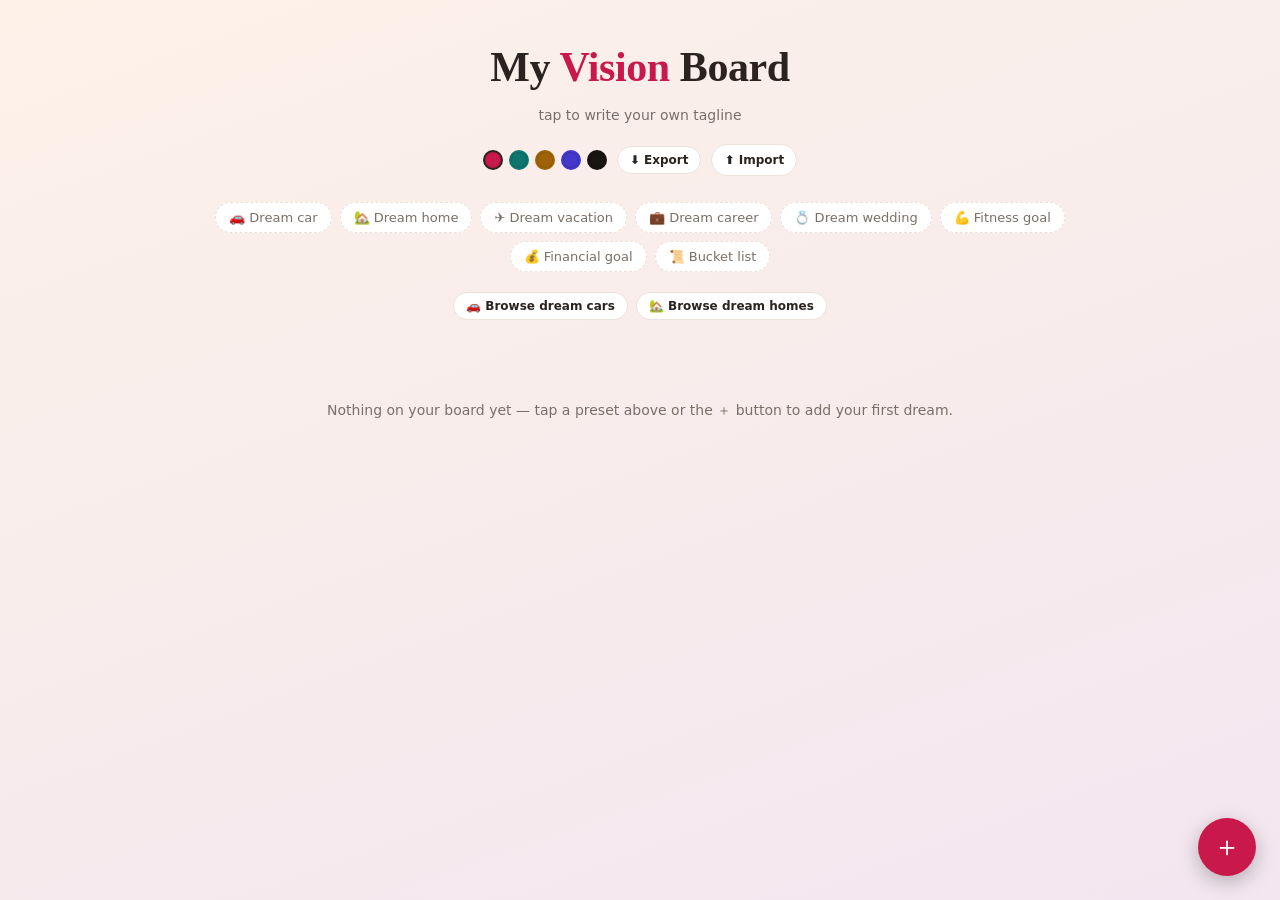
<file: vision-board.html>
<!doctype html>
<html lang="en">
<head>
<meta charset="utf-8">
<meta name="viewport" content="width=device-width, initial-scale=1">
<title>My Vision Board</title>
<style>
/* ====================================================================
   QUICK-EDIT ZONE — change these and refresh. Nothing else to touch.
   ==================================================================== */
:root{
  --accent:#c9184a;         /* the one color that runs through everything */
  --bg1:#fdf1e8;            /* page background, top of gradient */
  --bg2:#f3e6f0;            /* page background, bottom of gradient */
  --ink:#2a2320;            /* main text */
  --ink2:#7a6f68;           /* secondary text */
  --card:#ffffff;           /* card background */
  --line:#ece2dc;           /* hairlines / borders */
  --font:"Avenir Next",Avenir,"Segoe UI",system-ui,sans-serif;
  --title-font:Georgia,"Times New Roman",serif; /* used for the big heading + card titles */
}
/* a few one-click alternate palettes — tap a dot in the header to swap */
body[data-theme="teal"]{ --accent:#0f766e; --bg1:#eafaf6; --bg2:#e6f0f7; }
body[data-theme="gold"]{ --accent:#a16207; --bg1:#fdf7e6; --bg2:#f7ecd9; }
body[data-theme="indigo"]{ --accent:#4338ca; --bg1:#eef0fd; --bg2:#f2e9f9; }
body[data-theme="rose"]{ --accent:#c9184a; --bg1:#fdf1e8; --bg2:#f3e6f0; }
body[data-theme="dark"]{
  --accent:#e6a15c; --bg1:#171412; --bg2:#1c1620; --ink:#f1ece7; --ink2:#a89d95;
  --card:#231d1a; --line:#3a322d;
}
/* ==================================================================== */

*{box-sizing:border-box}
html,body{margin:0;padding:0}
body{
  min-height:100vh;
  background:linear-gradient(160deg,var(--bg1),var(--bg2));
  color:var(--ink);
  font:15px/1.5 var(--font);
  -webkit-font-smoothing:antialiased;
}
.wrap{max-width:960px;margin:0 auto;padding:36px 20px 90px}

header{text-align:center;margin-bottom:26px}
h1{
  font-family:var(--title-font);
  font-size:clamp(28px,5vw,42px);
  margin:0 0 6px;
  letter-spacing:-.01em;
}
h1 .accent{color:var(--accent)}
.tagline{color:var(--ink2);font-size:14px;margin-bottom:18px}
.tagline[contenteditable]{outline:none;cursor:text}
.tagline[contenteditable]:hover{text-decoration:underline dotted var(--ink2)}

.toolbar{display:flex;align-items:center;justify-content:center;gap:10px;flex-wrap:wrap;margin-bottom:6px}
.swatches{display:flex;gap:6px;align-items:center}
.swatch{
  width:20px;height:20px;border-radius:50%;border:2px solid transparent;cursor:pointer;
  box-shadow:inset 0 0 0 1px rgba(0,0,0,.12);
}
.swatch[data-t="rose"]{background:#c9184a}
.swatch[data-t="teal"]{background:#0f766e}
.swatch[data-t="gold"]{background:#a16207}
.swatch[data-t="indigo"]{background:#4338ca}
.swatch[data-t="dark"]{background:#171412}
.swatch.on{border-color:var(--ink)}

.btn{
  display:inline-flex;align-items:center;gap:6px;padding:9px 16px;border-radius:999px;
  font-weight:600;font-size:13px;background:var(--card);border:1px solid var(--line);
  color:var(--ink);cursor:pointer;font-family:inherit;
}
.btn:hover{border-color:var(--accent)}
.btn.primary{background:var(--accent);color:#fff;border-color:var(--accent)}
.btn.ghost{background:transparent}
.btn.small{padding:6px 12px;font-size:12px}

.presets{display:flex;flex-wrap:wrap;gap:8px;justify-content:center;margin:18px 0 20px}
.preset{
  display:inline-flex;align-items:center;gap:6px;padding:7px 13px;border-radius:999px;
  background:var(--card);border:1.5px dashed var(--line);color:var(--ink2);
  font-size:13px;cursor:pointer;font-family:inherit;
}
.preset:hover{border-color:var(--accent);color:var(--ink)}

/* ---- browse panel ---- */
.browsewrap{max-width:520px;margin:0 auto 30px;text-align:center}
.browsetoggle{display:flex;gap:8px;justify-content:center}
.browsepanel{
  display:none;margin-top:14px;padding:16px;border-radius:16px;
  background:var(--card);border:1px solid var(--line);text-align:left;
}
.browsepanel.show{display:block}
.browsepanel .sub{font-size:12.5px;color:var(--ink2);margin-bottom:10px}
.browsepanel input[type=text]{
  width:100%;font:inherit;color:var(--ink);background:var(--bg1);border:1px solid var(--line);
  border-radius:10px;padding:9px 11px;margin-bottom:10px;
}
.browsepanel input:focus{outline:2px solid var(--accent);outline-offset:1px}
.sitechips{display:flex;flex-wrap:wrap;gap:8px}
.sitechip{
  display:inline-flex;align-items:center;gap:5px;padding:6px 12px;border-radius:999px;
  background:var(--bg1);border:1px solid var(--line);color:var(--ink);text-decoration:none;
  font-size:12.5px;font-weight:600;
}
.sitechip:hover{border-color:var(--accent)}
.browsepanel .hint{font-size:11.5px;color:var(--ink2);margin-top:10px}

#empty{text-align:center;color:var(--ink2);padding:50px 20px;font-size:14px}

#board{
  display:grid;
  grid-template-columns:repeat(auto-fill,minmax(200px,1fr));
  gap:16px;
}
.card{
  position:relative;aspect-ratio:3/4;border-radius:18px;overflow:hidden;
  background:var(--card);border:1px solid var(--line);cursor:pointer;
  display:flex;flex-direction:column;justify-content:flex-end;
  box-shadow:0 1px 3px rgba(0,0,0,.06),0 8px 20px rgba(0,0,0,.06);
  transition:transform .15s ease;
}
.card:hover{transform:translateY(-3px)}
.card .img{position:absolute;inset:0;background-size:cover;background-position:center}
.card .emoji{position:absolute;inset:0;display:grid;place-items:center;font-size:52px}
.card .scrim{
  position:relative;z-index:1;padding:12px 12px 10px;color:#fff;
  background:linear-gradient(to top, rgba(0,0,0,.75), rgba(0,0,0,.3) 65%, transparent);
}
.card:not(.has-img) .scrim{color:var(--ink);background:linear-gradient(to top, rgba(0,0,0,.06), transparent)}
.card .title{font-family:var(--title-font);font-weight:700;font-size:15px;line-height:1.2}
.card .note{font-size:11.5px;opacity:.85;margin-top:2px;overflow:hidden;text-overflow:ellipsis;white-space:nowrap}
.card .move{
  position:absolute;top:8px;z-index:2;width:26px;height:26px;border-radius:50%;
  border:none;background:rgba(0,0,0,.4);color:#fff;font-size:12px;display:grid;place-items:center;cursor:pointer;
}
.card .move.l{left:8px}
.card .move.r{right:8px}
.card .move:hover{background:rgba(0,0,0,.6)}

/* ---- modal ---- */
.scrim-bg{position:fixed;inset:0;background:rgba(20,15,12,.5);display:none;z-index:40}
.scrim-bg.show{display:block}
.modal{
  position:fixed;left:50%;bottom:0;transform:translateX(-50%);width:100%;max-width:480px;
  max-height:88vh;overflow-y:auto;background:var(--card);border-radius:22px 22px 0 0;
  padding:22px 22px 30px;z-index:50;display:none;box-shadow:0 -10px 40px rgba(0,0,0,.25);
}
@media (min-width:600px){
  .modal{
    bottom:auto;top:50%;transform:translate(-50%,-50%);border-radius:22px;max-height:85vh;
  }
}
.modal.show{display:block}
.modal .handle{width:36px;height:4px;border-radius:4px;background:var(--line);margin:0 auto 16px}
@media (min-width:600px){ .modal .handle{display:none} }
.modal h2{font-family:var(--title-font);margin:0 0 16px;font-size:20px}
.field{margin-bottom:14px}
.field label{display:block;font-size:12px;font-weight:700;color:var(--ink2);margin-bottom:5px}
.field input[type=text]{
  width:100%;font:inherit;color:var(--ink);background:var(--bg1);border:1px solid var(--line);
  border-radius:10px;padding:9px 11px;
}
.field input:focus{outline:2px solid var(--accent);outline-offset:1px}
.picrow{display:flex;align-items:center;gap:14px}
.picpreview{
  width:68px;height:68px;border-radius:14px;background:var(--bg1);border:1px solid var(--line);
  display:grid;place-items:center;font-size:30px;background-size:cover;background-position:center;flex:none;
}
.emojipick{display:flex;flex-wrap:wrap;gap:6px;margin-top:10px}
.emojipick button{
  width:32px;height:32px;border-radius:8px;border:1.5px solid var(--line);background:var(--bg1);
  font-size:15px;cursor:pointer;
}
.emojipick button.on{border-color:var(--accent);background:color-mix(in srgb, var(--accent) 15%, var(--bg1))}
.modal-actions{display:flex;flex-direction:column;gap:8px;margin-top:18px}
.btn.block{width:100%;justify-content:center}
.btn.danger{background:#c43c3c;color:#fff;border-color:#c43c3c}

.footer-actions{
  display:flex;justify-content:center;gap:10px;margin-top:34px;flex-wrap:wrap;
}

.fab{
  position:fixed;right:24px;bottom:24px;width:58px;height:58px;border-radius:50%;border:none;
  background:var(--accent);color:#fff;font-size:28px;line-height:1;display:grid;place-items:center;
  box-shadow:0 6px 20px rgba(0,0,0,.25);cursor:pointer;z-index:35;
}

.toast{
  position:fixed;left:50%;bottom:24px;transform:translateX(-50%) translateY(20px);
  background:var(--ink);color:var(--bg1);padding:10px 18px;border-radius:999px;font-size:13px;
  font-weight:600;opacity:0;pointer-events:none;transition:.25s;z-index:60;max-width:90vw;text-align:center;
}
.toast.show{opacity:1;transform:translateX(-50%)}
</style>
</head>
<body>

<div class="wrap">
  <header>
    <h1>My <span class="accent">Vision</span> Board</h1>
    <div class="tagline" id="tagline" contenteditable="true" spellcheck="false">tap to write your own tagline</div>
    <div class="toolbar">
      <div class="swatches" id="swatches">
        <button class="swatch" data-t="rose" title="Rose"></button>
        <button class="swatch" data-t="teal" title="Teal"></button>
        <button class="swatch" data-t="gold" title="Gold"></button>
        <button class="swatch" data-t="indigo" title="Indigo"></button>
        <button class="swatch" data-t="dark" title="Dark"></button>
      </div>
      <button class="btn small" onclick="exportBoard()">⬇ Export</button>
      <label class="btn small" style="cursor:pointer">⬆ Import<input type="file" accept="application/json" id="importFile" style="display:none" onchange="importBoard(event)"></label>
    </div>
  </header>

  <div class="presets" id="presets"></div>

  <div class="browsewrap">
    <div class="browsetoggle">
      <button class="btn small" onclick="toggleBrowse('cars')">🚗 Browse dream cars</button>
      <button class="btn small" onclick="toggleBrowse('homes')">🏡 Browse dream homes</button>
    </div>
    <div class="browsepanel" id="browsePanel">
      <div class="sub" id="browseLabel">Search real listings, find the one, then bring it back here.</div>
      <input type="text" id="browseKeyword" placeholder="e.g. Tesla Model 3 under 40k">
      <div class="sitechips" id="browseSites"></div>
      <div class="hint">On the listing site: right-click the photo → <b>Copy image address</b>, then paste it into the <b>Photo URL</b> field when you add the card.</div>
    </div>
  </div>

  <div id="empty">Nothing on your board yet — tap a preset above or the ＋ button to add your first dream.</div>
  <div id="board"></div>

  <div class="footer-actions"></div>
</div>

<button class="fab" onclick="openItem()" title="Add to board">＋</button>

<div class="scrim-bg" id="scrimBg" onclick="closeModal()"></div>
<div class="modal" id="modal" role="dialog" aria-label="Vision board item">
  <div class="handle"></div>
  <h2 id="modalTitle">＋ New dream</h2>
  <div class="field">
    <label for="f-title">Title</label>
    <input type="text" id="f-title" placeholder="e.g. Dream car" maxlength="40">
  </div>
  <div class="field">
    <label>Photo <span style="font-weight:400;color:var(--ink2)">(optional)</span></label>
    <div class="picrow">
      <div class="picpreview" id="picPreview">✨</div>
      <div style="display:flex;flex-direction:column;gap:6px">
        <label class="btn small" style="cursor:pointer">Upload photo<input type="file" accept="image/*" id="f-file" style="display:none" onchange="handleFile(event)"></label>
        <button class="btn small" onclick="clearPhoto()">Remove photo</button>
      </div>
    </div>
    <input type="text" id="f-imgurl" placeholder="Or paste a photo URL — e.g. from a listing you browsed" style="margin-top:10px" oninput="handleImgUrl(event)">
    <div class="emojipick" id="emojiPick"></div>
  </div>
  <div class="field">
    <label for="f-note">Notes <span style="font-weight:400;color:var(--ink2)">(optional)</span></label>
    <input type="text" id="f-note" placeholder="e.g. Manual, dark green, under $40k" maxlength="120">
  </div>
  <div class="modal-actions">
    <button class="btn primary block" onclick="saveItem()">Save to board</button>
    <button class="btn danger block" id="deleteBtn" style="display:none" onclick="deleteItem()">🗑 Remove from board</button>
    <button class="btn ghost block" onclick="closeModal()">Cancel</button>
  </div>
</div>

<div class="toast" id="toast"></div>

<script>
/* ====================================================================
   QUICK-EDIT ZONE — presets shown as one-tap chips, and the emoji
   fallback options in the modal. Edit these two arrays freely.
   ==================================================================== */
const PRESETS = [
  { t:'Dream car',      e:'🚗' }, { t:'Dream home',     e:'🏡' },
  { t:'Dream vacation', e:'✈️' }, { t:'Dream career',   e:'💼' },
  { t:'Dream wedding',  e:'💍' }, { t:'Fitness goal',   e:'💪' },
  { t:'Financial goal', e:'💰' }, { t:'Bucket list',    e:'📜' },
];
const EMOJIS = ['🚗','🏡','✈️','💍','💼','💪','💰','📜','🐾','🎓','⛵','🏝️','🎸','📷','🌍','🏆','🎯','👗','🍿','☕'];

/* Real listing sites to browse, per category — search opens in a new tab.
   Uses each site's Google-indexed pages (site:domain) rather than guessing
   each one's internal search-URL format, so this stays correct even if a
   site changes its own query params. Add/remove sites freely. */
const BROWSE_SITES = {
  cars:  { label:'Search real cars for sale — copy a photo you love, bring it back here.',
           sites: [ ['Cars.com','cars.com'], ['AutoTrader','autotrader.com'], ['CarGurus','cargurus.com'], ['Carvana','carvana.com'], ['CarMax','carmax.com'] ] },
  homes: { label:'Search real homes for sale — copy a photo you love, bring it back here.',
           sites: [ ['Zillow','zillow.com'], ['Realtor.com','realtor.com'], ['Redfin','redfin.com'], ['Trulia','trulia.com'], ['Homes.com','homes.com'] ] },
};
let browseCategory = 'cars';
/* ==================================================================== */

const STORE_KEY = 'myVisionBoard_items';
const THEME_KEY = 'myVisionBoard_theme';
const TAGLINE_KEY = 'myVisionBoard_tagline';

let items = [];
let draft = null; // { id, title, note, img, emoji } while modal is open

function $(s){ return document.querySelector(s); }
function load(){ try { return JSON.parse(localStorage.getItem(STORE_KEY)) || []; } catch(e){ return []; } }
function save(){ localStorage.setItem(STORE_KEY, JSON.stringify(items)); }
function escHTML(s){ return String(s == null ? '' : s).replace(/&/g,'&amp;').replace(/</g,'&lt;').replace(/>/g,'&gt;'); }

function toast(msg){
  const t = $('#toast');
  t.textContent = msg;
  t.classList.add('show');
  clearTimeout(t._h);
  t._h = setTimeout(() => t.classList.remove('show'), 2200);
}

/* ---------- theme + tagline ---------- */
function applyTheme(name){
  document.body.dataset.theme = name;
  localStorage.setItem(THEME_KEY, name);
  document.querySelectorAll('.swatch').forEach(b => b.classList.toggle('on', b.dataset.t === name));
}
$('#swatches').addEventListener('click', e => {
  const b = e.target.closest('.swatch');
  if (b) applyTheme(b.dataset.t);
});
$('#tagline').addEventListener('blur', () => {
  localStorage.setItem(TAGLINE_KEY, $('#tagline').textContent.trim());
});

/* ---------- presets ---------- */
function drawPresets(){
  $('#presets').innerHTML = PRESETS.map(p =>
    `<button class="preset" onclick="openItem(null,'${p.t.replace(/'/g,"\\'")}','${p.e}')">${p.e} ${escHTML(p.t)}</button>`
  ).join('');
}

/* ---------- browse real listings ---------- */
function toggleBrowse(cat){
  const panel = $('#browsePanel');
  if (panel.classList.contains('show') && browseCategory === cat){
    panel.classList.remove('show');
    return;
  }
  browseCategory = cat;
  $('#browseLabel').textContent = BROWSE_SITES[cat].label;
  drawBrowseSites();
  panel.classList.add('show');
}
function drawBrowseSites(){
  $('#browseSites').innerHTML = BROWSE_SITES[browseCategory].sites.map(([name, domain]) =>
    `<a class="sitechip" href="#" onclick="return openBrowseSite('${domain}')">🔎 ${escHTML(name)}</a>`
  ).join('');
}
function openBrowseSite(domain){
  const kw = $('#browseKeyword').value.trim();
  const q = kw ? `${kw} site:${domain}` : `site:${domain}`;
  window.open(`https://www.google.com/search?q=${encodeURIComponent(q)}`, '_blank', 'noopener');
  return false;
}

/* ---------- board render ---------- */
function render(){
  $('#empty').style.display = items.length ? 'none' : '';
  $('#board').innerHTML = items.map((it, ix) => cardHTML(it, ix)).join('');
}
function cardHTML(it, ix){
  const bg = it.img
    ? `<div class="img" style="background-image:url('${it.img}')"></div>`
    : `<div class="emoji">${it.emoji || '✨'}</div>`;
  const l = ix > 0 ? `<button class="move l" onclick="event.stopPropagation();moveItem('${it.id}',-1)">◀</button>` : '';
  const r = ix < items.length - 1 ? `<button class="move r" onclick="event.stopPropagation();moveItem('${it.id}',1)">▶</button>` : '';
  return `<div class="card${it.img ? ' has-img' : ''}" onclick="openItem('${it.id}')">` +
    bg + l + r +
    `<div class="scrim"><div class="title">${escHTML(it.title)}</div>` +
    (it.note ? `<div class="note">${escHTML(it.note)}</div>` : '') +
    `</div></div>`;
}
function moveItem(id, dir){
  const i = items.findIndex(x => x.id === id);
  const j = i + dir;
  if (i < 0 || j < 0 || j >= items.length) return;
  [items[i], items[j]] = [items[j], items[i]];
  save(); render();
}

/* ---------- modal ---------- */
function drawEmojiPicker(){
  $('#emojiPick').innerHTML = EMOJIS.map(e =>
    `<button type="button" class="${draft.emoji === e && !draft.img ? 'on' : ''}" onclick="pickEmoji('${e}')">${e}</button>`
  ).join('');
}
function pickEmoji(e){
  draft.emoji = e; draft.img = null;
  $('#f-imgurl').value = '';
  renderPreview(); drawEmojiPicker();
}
function renderPreview(){
  const el = $('#picPreview');
  if (draft.img){ el.style.backgroundImage = `url('${draft.img}')`; el.textContent = ''; }
  else { el.style.backgroundImage = 'none'; el.textContent = draft.emoji || '✨'; }
}
function openItem(id, presetTitle, presetEmoji){
  const existing = id ? items.find(x => x.id === id) : null;
  draft = existing ? { ...existing } : { id:null, title: presetTitle || '', note:'', img:null, emoji: presetEmoji || '✨' };
  $('#modalTitle').textContent = existing ? '✎ Edit dream' : '＋ New dream';
  $('#f-title').value = draft.title;
  $('#f-note').value = draft.note;
  $('#f-imgurl').value = (draft.img && /^https?:\/\//.test(draft.img)) ? draft.img : '';
  $('#deleteBtn').style.display = existing ? '' : 'none';
  renderPreview(); drawEmojiPicker();
  $('#scrimBg').classList.add('show');
  $('#modal').classList.add('show');
}
function closeModal(){
  $('#scrimBg').classList.remove('show');
  $('#modal').classList.remove('show');
}
document.addEventListener('keydown', e => { if (e.key === 'Escape') closeModal(); });

function handleFile(ev){
  const file = ev.target.files && ev.target.files[0];
  ev.target.value = '';
  if (!file) return;
  $('#f-imgurl').value = '';
  const reader = new FileReader();
  reader.onload = () => {
    const img = new Image();
    img.onload = () => {
      const maxDim = 900;
      let w = img.width, h = img.height;
      if (w > maxDim || h > maxDim){
        if (w > h){ h = Math.round(h * maxDim / w); w = maxDim; }
        else { w = Math.round(w * maxDim / h); h = maxDim; }
      }
      const canvas = document.createElement('canvas');
      canvas.width = w; canvas.height = h;
      canvas.getContext('2d').drawImage(img, 0, 0, w, h);
      draft.img = canvas.toDataURL('image/jpeg', 0.75);
      renderPreview(); drawEmojiPicker();
    };
    img.src = reader.result;
  };
  reader.readAsDataURL(file);
}
/* pasted URLs are kept as plain links (not compressed/embedded) — most
   listing-site images are cross-origin and can't be redrawn onto a
   canvas, but the browser can still display them directly just fine. */
function handleImgUrl(ev){
  const url = ev.target.value.trim();
  draft.img = url || null;
  renderPreview(); drawEmojiPicker();
}
function clearPhoto(){ draft.img = null; $('#f-imgurl').value = ''; renderPreview(); drawEmojiPicker(); }

function saveItem(){
  const title = $('#f-title').value.trim();
  if (!title){ toast('Give it a title first'); return; }
  draft.title = title.slice(0, 40);
  draft.note = $('#f-note').value.trim().slice(0, 120);
  const ix = draft.id ? items.findIndex(x => x.id === draft.id) : -1;
  if (ix >= 0) items[ix] = draft;
  else { draft.id = 'v' + Date.now() + Math.random().toString(36).slice(2,7); items.push(draft); }
  save(); closeModal(); render();
  toast('Saved to your board ✨');
}
function deleteItem(){
  if (!draft || !draft.id) return;
  if (!confirm(`Remove "${draft.title}" from your vision board?`)) return;
  items = items.filter(x => x.id !== draft.id);
  save(); closeModal(); render();
}

/* ---------- export / import (backup) ---------- */
function exportBoard(){
  const blob = new Blob([JSON.stringify({ items, tagline: $('#tagline').textContent, theme: document.body.dataset.theme }, null, 2)], { type:'application/json' });
  const a = document.createElement('a');
  a.href = URL.createObjectURL(blob);
  a.download = 'vision-board.json';
  a.click();
  URL.revokeObjectURL(a.href);
}
function importBoard(ev){
  const file = ev.target.files && ev.target.files[0];
  ev.target.value = '';
  if (!file) return;
  const reader = new FileReader();
  reader.onload = () => {
    try {
      const data = JSON.parse(reader.result);
      if (!Array.isArray(data.items)) throw new Error('bad file');
      if (!confirm('Replace your current board with this file?')) return;
      items = data.items;
      save();
      if (data.tagline){ $('#tagline').textContent = data.tagline; localStorage.setItem(TAGLINE_KEY, data.tagline); }
      if (data.theme){ applyTheme(data.theme); }
      render();
      toast('Board imported ✨');
    } catch(e){ toast('Could not read that file'); }
  };
  reader.readAsText(file);
}

/* ---------- init ---------- */
applyTheme(localStorage.getItem(THEME_KEY) || 'rose');
const savedTagline = localStorage.getItem(TAGLINE_KEY);
if (savedTagline) $('#tagline').textContent = savedTagline;
drawPresets();
items = load();
render();
</script>
</body>
</html>
</file>
